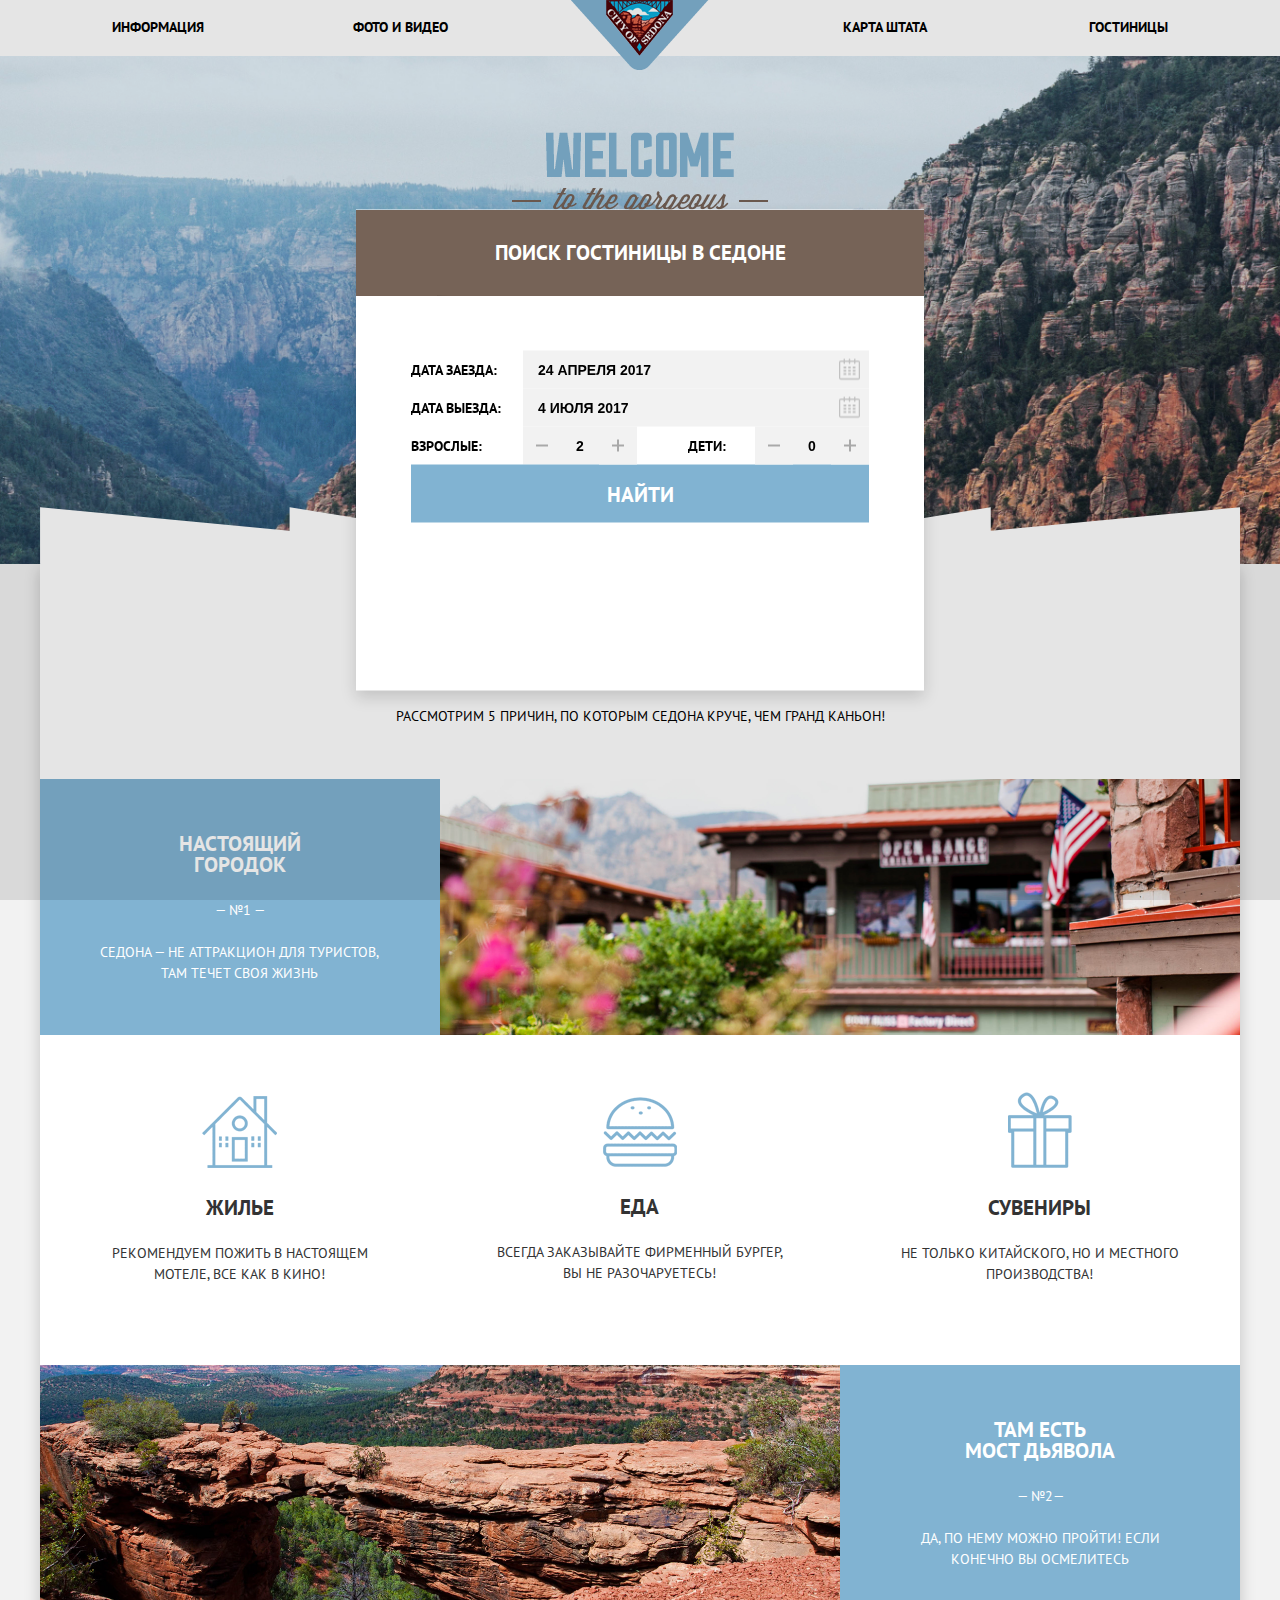
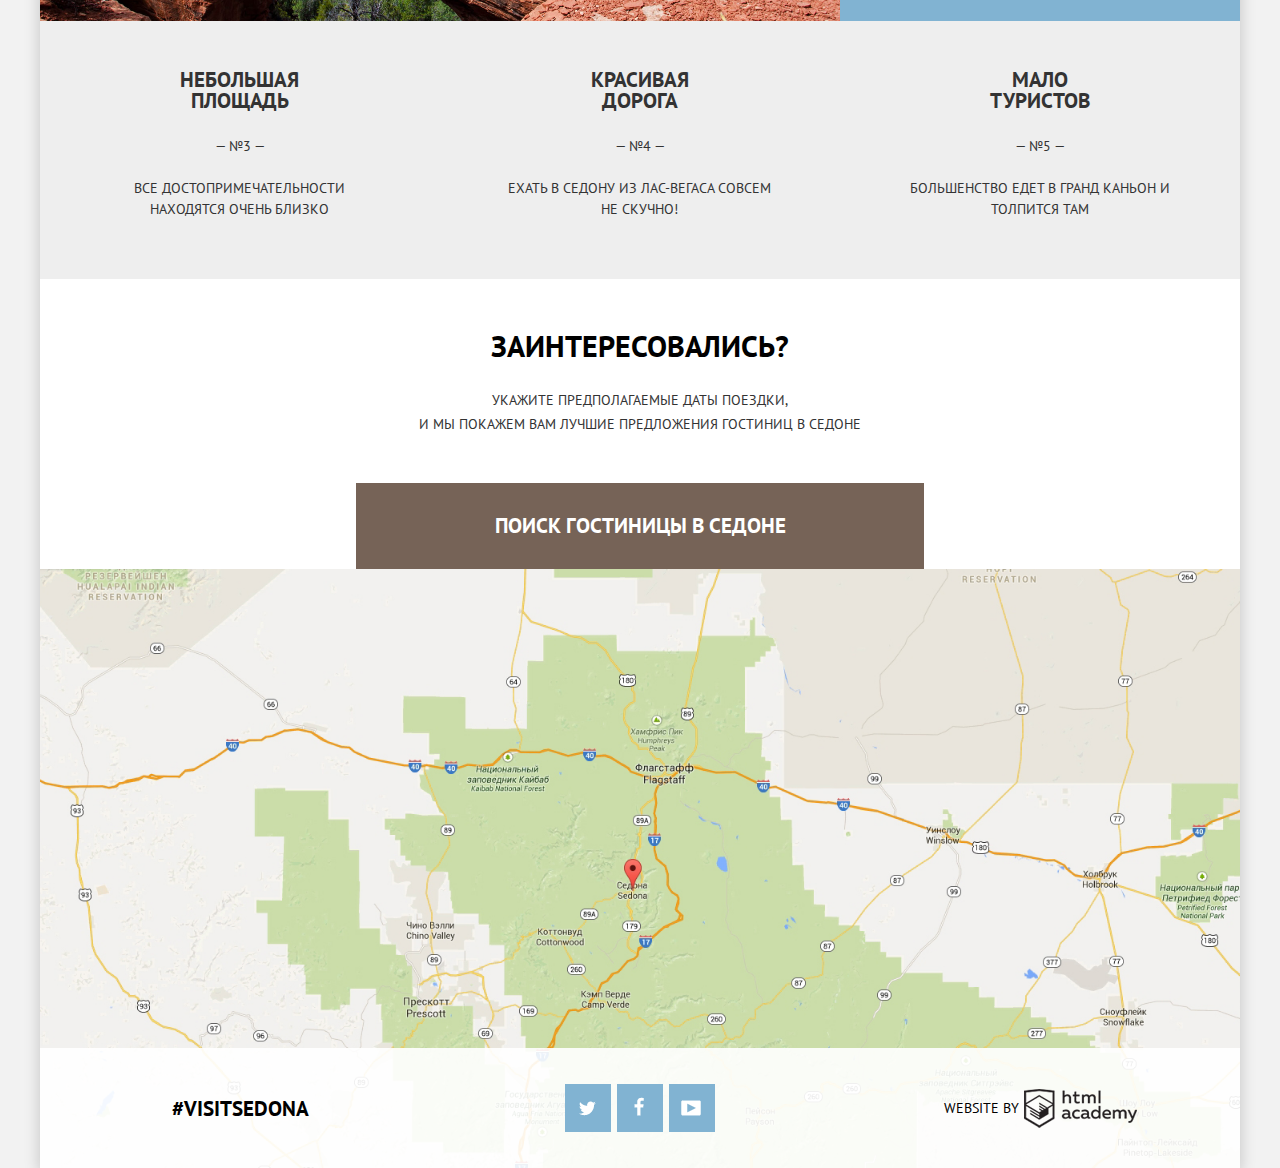
<file: index.html>
<!DOCTYPE html>
<html lang="ru">
  <head>
    <meta charset="utf-8">
    <title>Sedona | Главная</title>
    <link rel="stylesheet" href="https://fonts.googleapis.com/css?family=PT+Sans:400,400i,700,700i">
    <link rel="stylesheet" href="css/normalize.css">
    <link rel="stylesheet" href="css/style.min.css">
  </head>
  
  <body>
    <header class="main-header">
      <div class="sedona-logo">
        <img src="img/sedona-logo.png" width="138" height="70" alt="sedona-лого">
      </div>
      <nav class="main-navigation">
        <ul class="site-navigation">
          <li class="nav-item">
            <a class="nav-link" href="#information">Информация</a>
          </li>
          <li class="nav-item">
            <a class="nav-link" href="#">Фото и видео</a>
          </li>
          <li class="nav-item">
            <a class="nav-link" href="#map">Карта штата</a>
          </li>
          <li class="nav-item">
            <a class="nav-link" href="catalog.html">Гостиницы</a>
          </li>
        </ul>
      </nav>      
    </header>
    
    
    
    <main>
      <div class="welcome">
        <div class="wrapper-img">        
          <img src="img/welcome.png" width="458" height="352" alt="Добро пожаловать">
        </div>
      </div>
      
      <div class="container">
        <section class="features" id="information">
          <h1 class="title">Седона &mdash; небольшой городок в Аризоне,  заслуживающий большего!</h1>
          <p class="header-list">
            Рассмотрим 5 причин, по которым Седона круче, чем гранд каньон!
          </p>
          <ul class="features-list">
            <li class="feature-item">
              <div class="feature-wrapper">
                <h2 class="feature-title">Настоящий городок</h2>
                <span class="number">&mdash; №1 &mdash;</span>
                <p class="feature-text">
                  Седона &mdash; не аттракцион для туристов, там течет своя жизнь
                </p>
              </div>            
              <div class="background-feature-item-1"></div>
              <ul class="sub-features-list">
                <li class="sub-feature-item">
                  <img class="accommodation" src="img/accommodation.png" width="75" height="72" alt="Жилье">
                  <h3 class="feature-title">Жилье</h3>
                  <p class="feature-text">Рекомендуем пожить в настоящем мотеле, все как в кино!</p>
                </li>
                <li class="sub-feature-item">
                  <img class="food" src="img/food.png" width="74" height="70" alt="Еда">
                  <h3 class="feature-title">Еда</h3>
                  <p class="feature-text">Всегда заказывайте фирменный бургер, вы не разочаруетесь!</p>
                </li>
                <li class="sub-feature-item">
                  <img class="souvenirs" src="img/souvenirs.png" width="64" height="76" alt="Сувениры">
                  <h3 class="feature-title">Сувениры</h3>
                  <p class="feature-text">Не только китайского, но и местного производства!</p>
                </li>
              </ul>
            </li>
            <li class="feature-item">
              <div class="feature-wrapper">
                <h2 class="feature-title">
                  Там есть<br>
                  мост дьявола
                </h2>
                <span class="number">&mdash; №2&mdash;</span>
                <p class="feature-text">
                  Да, по нему можно пройти! Если конечно вы осмелитесь
                </p>
              </div>
            </li>
            <li class="feature-item feature-item-3">
              <h2 class="feature-title">Небольшая площадь</h2>
              <span class="number">&mdash; №3 &mdash;</span>
              <p class="feature-text">Все достопримеча&shy;тельности находятся&nbsp;очень близко</p>
            </li>
            <li class="feature-item feature-item-4">
              <h2 class="feature-title">Красивая дорога</h2>
              <span class="number">&mdash; №4 &mdash;</span>
              <p class="feature-text">Ехать в Седону из Лас-Вегаса совсем не&nbsp;скучно!</p>
            </li>
            <li class="feature-item feature-item-5">
              <h2 class="feature-title">
                Мало<br>
                туристов
              </h2>
              <span class="number">&mdash; №5 &mdash;</span>
              <p class="feature-text">Большенство едет в Гранд Каньон и толпится там</p>
            </li>
          </ul>
        </section>
        
        <section class="order">
          <h2 class="order-title">Заинтересовались?</h2>
          <p class="order-text">
            Укажите предполагаемые даты поездки,<br>
            и мы покажем вам лучшие предложения гостиниц в Cедоне
          </p>
          <button class="order-btn" type="button">Поиск гостиницы в седоне</button>
        </section>
        <div class="map" id="map">
          <iframe src="https://www.google.com/maps/embed?pb=!1m23!1m12!1m3!1d52375.35276418043!2d-111.79600901783121!3d34.869804901144605!2m3!1f0!2f0!3f0!3m2!1i1024!2i768!4f13.1!4m8!3e0!4m0!4m5!1s0x872da132f942b00d%3A0x5548c523fa6c8efd!2z0KHQtdC00L7QvdCwLCDQkNGA0LjQt9C-0L3QsA!3m2!1d34.8697395!2d-111.7609896!5e0!3m2!1sru!2sru!4v1489079289571" width="100%" height="593" frameborder="0" style="border:0" allowfullscreen></iframe>
        </div>
      </div>
    </main>    
    
    
    
    <footer class="main-footer">
      <p class="footer-hashtag">#visitsedona</p>
      <p class="footer-social">
        <a class="social-btn social-btn-tw" href="#"></a>
        <a class="social-btn social-btn-fb" href="#"></a>
        <a class="social-btn social-btn-yt" href="#"></a>
      </p>
      <section class="footer-copyright">
        <p>Website by</p>
        <a class="htmlacademy-logo"></a>
      </section>
    </footer>
    
    <div class="overlay"></div>
    
    <form class="modal-search-form modal-search-form-open" action="index.html">
      <button class="order-btn" type="button">Поиск гостиницы в седоне</button>
      <p class="wrapper-date wrapper-date-open">
        <label for="arrival-date-field">Дата заезда:</label>
        <input type="text" name="arrival-date" id="arrival-date-field" value="24 апреля 2017">
        <button class="btn-calendar" type="button"></button>
      </p>
      <p class="wrapper-date wrapper-date-open">
        <label for="departure-date-field">Дата выезда:</label>
        <input type="text" name="departure-date" id="departure-date-field" value="4 июля 2017">
        <button class="btn-calendar" type="button"></button>
      </p>
      <p class="wrapper-number-adults open-block">
        <label for="number-adults-field">Взрослые:</label>
        <button class="decrement-icon" type="button"></button>
        <input type="text" name="number-adults" id="number-adults-field" value="2">
        <button class="increment-icon" type="button"></button>
      </p>
      <p class="wrapper-number-children open-block">
        <label for="number-children-field">Дети:</label>
        <button class="decrement-icon" type="button"></button>
        <input type="text" name="number-children" id="number-children-field" value="0">
        <button class="increment-icon" type="button"></button>
      </p>
      <button class="btn-search btn-search-open" type="submit">Найти</button>
    </form>
    <script src="js/scripts.min.js"></script>
  </body>
</html>
</file>
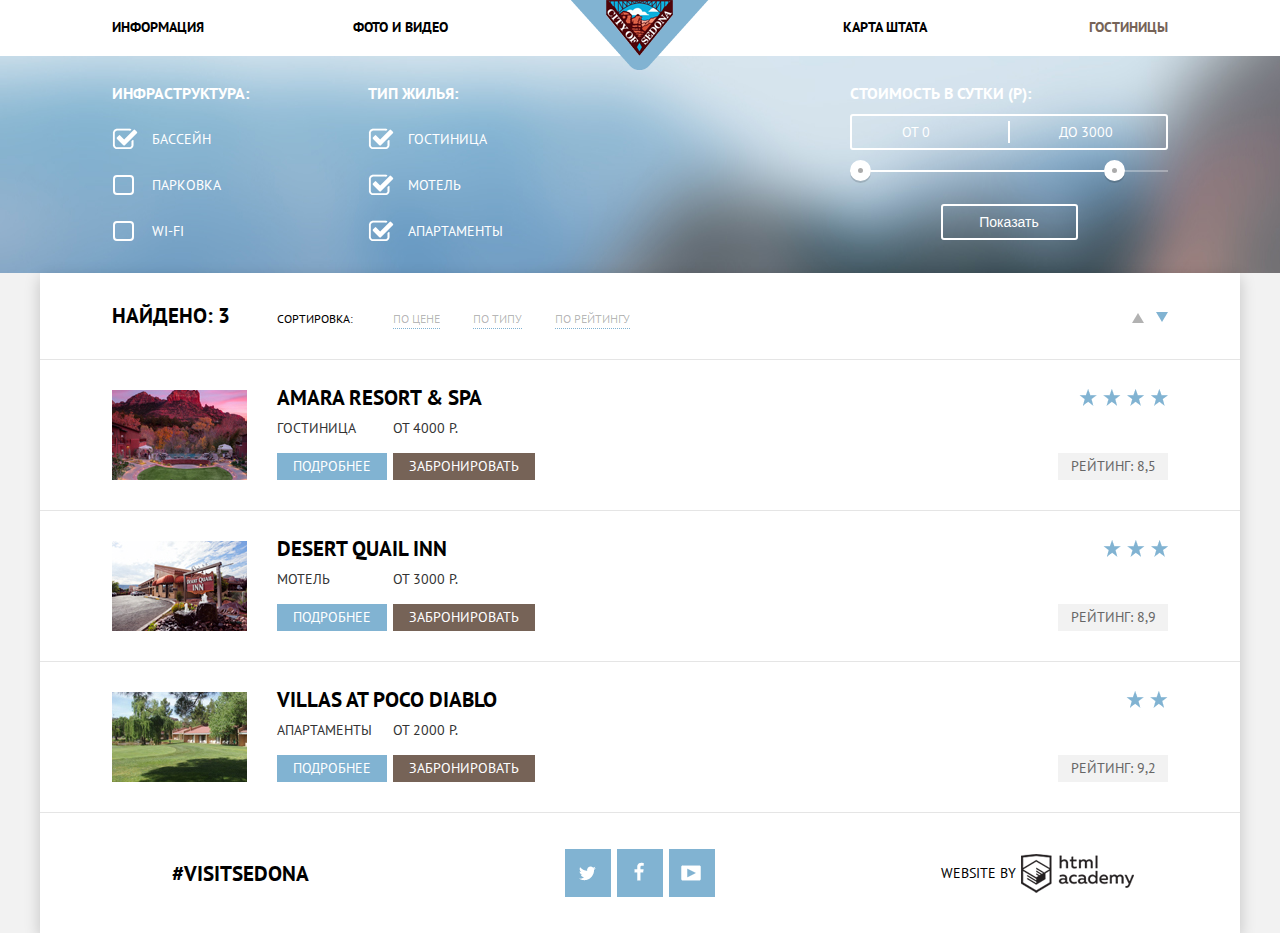
<file: catalog.html>
<!DOCTYPE html>
<html lang="ru">
  <head>
    <meta charset="utf-8">
    <title>Sedona | Главная</title>
    <link rel="stylesheet" href="https://fonts.googleapis.com/css?family=PT+Sans:400,400i,700,700i">
    <link rel="stylesheet" href="css/normalize.css">
    <link rel="stylesheet" href="css/style.min.css">
  </head>
  
  <body>
    <header class="main-header">
      <a class="sedona-logo" href="index.html">
        <img src="img/sedona-logo.png" width="138" height="70" alt="sedona-лого">
      </a>
      <nav class="main-navigation">
        <ul class="site-navigation">
          <li class="nav-item">
            <a class="nav-link" href="index.html#information">Информация</a>
          </li>
          <li class="nav-item">
            <a class="nav-link" href="#">Фото и видео</a>
          </li>
          <li class="nav-item">
            <a class="nav-link" href="index.html#map">Карта штата</a>
          </li>
          <li class="nav-item">
            <a class="nav-link active">Гостиницы</a>
          </li>
        </ul>
      </nav>      
    </header>
    
    
    
    <main>      
      <div class="form-wrapper">
        <form class="filter-form" action="catalog.html">
          <fieldset class="filter-group">
            <legend class="filter-name">Инфраструктура:</legend>
            <p>
              <input type="checkbox" name="pool" id="pool-field" checked>
              <label for="pool-field">Бассейн</label>
            </p>
            <p>
              <input type="checkbox" name="parking" id="parking-field">
              <label for="parking-field">Парковка</label>
            </p>
            <p>
              <input type="checkbox" name="wi-fi" id="wi-fi-field">
              <label for="wi-fi-field">Wi-fi</label>
            </p>
          </fieldset>
          <fieldset class="filter-group">
            <legend class="filter-name">Тип жилья:</legend>
            <p>
              <input type="checkbox" name="hotel" id="hotel-field" checked>
              <label for="hotel-field">Гостиница</label>
            </p>
            <p>
              <input type="checkbox" name="motel" id="motel-field" checked>
              <label for="motel-field">Мотель</label>
            </p>
            <p>
              <input type="checkbox" name="apartments" id="apartments-field" checked>
              <label for="apartments-field">Апартаменты</label>
            </p>
          </fieldset>
          <fieldset class="filter-price">
            <legend class="filter-name">Стоимость в сутки (p):</legend>
            <div class="price-controls">
              <label class="min-price">от<input type="text" name="min-price" value="0"></label>
              <label class="max-price">до<input type="text" name="max-price" value="3000"></label>
            </div>
            <div class="price-range-controls">
              <div class="price-range-controls-scale">
                <div class="price-range-controls-diapason"></div>
              </div>
              <div class="price-range-toggle price-range-toggle-low"></div>
              <div class="price-range-toggle price-range-toggle-high"></div>
            </div>
          <button class="filter-btn" type="submit">Показать</button>
          </fieldset>
        </form>
      </div>
      <div class="container">
        <section class="sorting">
          <div class="sorting-block-left">
            <span class="found">Найдено: 3</span>
            <span class="sorting-text">Сортировка:</span>
            <a class="sort-link" href="#">По цене</a>
            <a class="sort-link" href="#">По типу</a>
            <a class="sort-link" href="#">По рейтингу</a>            
          </div>
          <div class="sorting-block-right">
            <a class="sort-increase" href="#">По возрастанию</a>
            <a class="sort-decrease active">По убыванию</a>
          </div>
        </section>
        
        <section class="catalog">
          <article class="catalog-item">
            <img src="img/catalog-item-1.jpg" width="135" height="90" alt="Amara Resort and Spa">
            <div class="item-info">
              <a class="subtitle">Amara Resort &#38; Spa</a>
              <p class="item-type">
                <span>Гостиница</span>
                <span>От 4000 р.</span>
              </p>
              <div class="items-btn">
                <a class="more" href="#">Подробнее</a>
                <a class="book-room" href="#">Забронировать</a>
              </div>
            </div>
            <div class="item-rating star-4">
              <div class="rating">Рейтинг: 8,5</div>
            </div>
          </article>
          
          <article class="catalog-item">
            <img src="img/catalog-item-2.jpg" width="135" height="90" alt="Desert Quail Inn">
            <div class="item-info">
              <a class="subtitle">Desert Quail Inn</a>
              <p class="item-type">
                <span>Мотель</span>
                <span>От 3000 р.</span>
              </p>
              <div class="items-btn">
                <a class="more" href="#">Подробнее</a>
                <a class="book-room" href="#">Забронировать</a>
              </div>
            </div>
            <div class="item-rating star-3">
              <div class="rating">Рейтинг: 8,9</div>
            </div>
          </article>
          
          <article class="catalog-item">
            <img src="img/catalog-item-3.jpg" width="135" height="90" alt="Villas at Poco Diablo">
            <div class="item-info">
              <a class="subtitle">Villas at Poco Diablo</a>
              <p class="item-type">
                <span>Апартаменты</span>
                <span>От 2000 р.</span>
              </p>
              <div class="items-btn">
                <a class="more" href="#">Подробнее</a>
                <a class="book-room" href="#">Забронировать</a>
              </div>
            </div>
            <div class="item-rating star-2">
              <div class="rating">Рейтинг: 9,2</div>
            </div>
          </article>
        </section>
      </div>
    </main>    
    
    
    
    <footer class="main-footer">
      <p class="footer-hashtag">#visitsedona</p>
      <p class="footer-social">
        <a class="social-btn social-btn-tw" href="#"></a>
        <a class="social-btn social-btn-fb" href="#"></a>
        <a class="social-btn social-btn-yt" href="#"></a>
      </p>
      <section class="footer-copyright">
        <p>Website by<p>
        <a class="htmlacademy-logo"></a>
      </section>
    </footer>    
  </body>
</html>
</file>
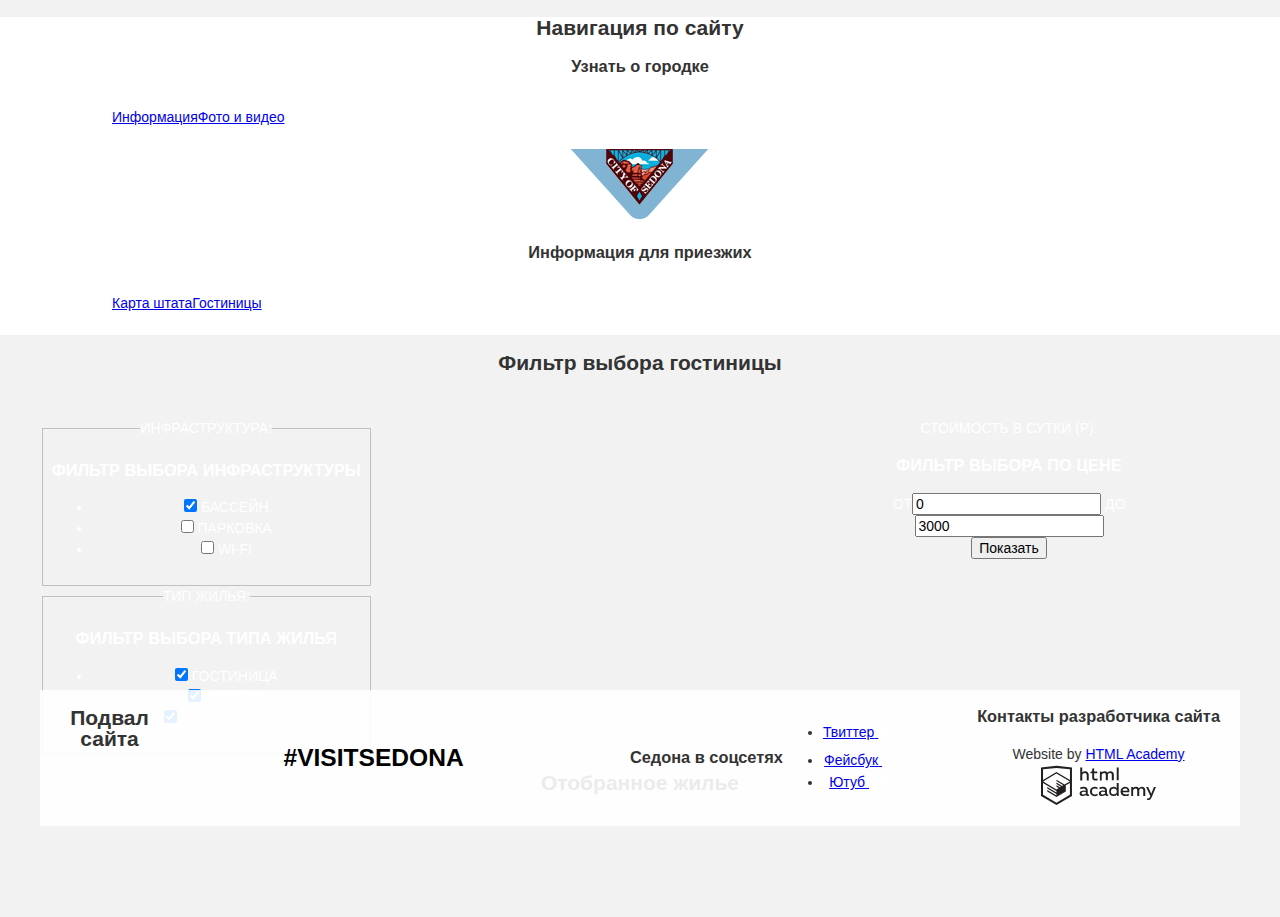
<file: hotels.html>
<!DOCTYPE html>
<html lang="ru">
<head>
  <link rel="stylesheet" type="text/css" href="css/style.css"/>
  <meta charset="utf-8">
  <title>Седона| Гостиницы</title>
  <link href="css/normalize.css" rel="stylesheet">
  <link href="css/style.css" rel="stylesheet">
</head>
<body>
<div class="shadow-box hotels">
  <header class="main-header hotels">
    <nav class="main-navigation">
      <h2 class="visually-hidden">Навигация по сайту</h2>
      <h3 class="visually-hidden">Узнать о городке</h3>
      <ul class="site-navigation left">
        <li class="site-nav-item">
          <a class="site-nav-link" href="#">
            Информация
          </a>
        </li>
        <li class="site-nav-item">
          <a class="site-nav-link" href="#">
            Фото и видео
          </a>
        </li>
      </ul>
      <a class="header-logo">
        <img src="img/Logo.png" width="138" height="70" alt="Logo">
      </a>
      <h3 class="visually-hidden">Информация для приезжих</h3>
      <ul class="site-navigation right">
        <li class="site-nav-item">
          <a class="site-nav-link" href="#">
            Карта штата
          </a>
        </li>
        <li class="site-nav-item">
          <a class="site-nav-link" href="#">
            Гостиницы
          </a>
        </li>
      </ul>
    </nav>
  </header>
  <main class="hotels-container">
    <section class="hotels-filter">
      <h2 class="visually-hidden">Фильтр выбора гостиницы</h2>
      <form class="filter-form" method="get" action="https://echo.htmlacademy.ru">
        <div class="filter-feature">
          <fieldset class="filter-infrastructure">
            <h3 class="visually-hidden">Фильтр выбора инфраструктуры</h3>
            <legend class="infrastructure-title">Инфраструктура:</legend>
            <ul class="infrastructure-list">
              <li class="infrastructure-item">
                <input class="visually-hidden filter-input" type="checkbox" name="pool" id="pool" checked>
                <label class="infra-item" for="pool">Бассейн</label>
              </li>
              <li class="infrastructure-item">
                <input class="visually-hidden filter-input" type="checkbox" name="pool" id="parking">
                <label class="infra-item" for="parking">Парковка</label>
              </li>
              <li class="infrastructure-item">
                <input class="visually-hidden filter-input" type="checkbox" name="wifi" id="wifi">
                <label class="infra-item" for="wifi">Wi-Fi</label>
              </li>
            </ul>
          </fieldset>
          <fieldset class="filter-housing">
            <h3 class="visually-hidden">Фильтр выбора типа жилья</h3>
            <legend class="housing-title">Тип жилья:</legend>
            <ul class="housing-list">
              <li class="housing-item">
                <input class="visually-hidden filter-input" type="checkbox" name="hotel" id="hotel" checked>
                <label class="infra-item" for="hotel">Гостиница</label>
              </li>
              <li class="housing-item">
                <input class="visually-hidden filter-input" type="checkbox" name="motel" id="motel" checked>
                <label class="infra-item" for="motel">Мотель</label>
              </li>
              <li class="housing-item">
                <input class="visually-hidden filter-input" type="checkbox" name="aparts" id="aparts" checked>
                <label class="infra-item" for="aparts">Апартаменты</label>
              </li>
            </ul>
          </fieldset>
        </div>
        <fieldset class="filter-price">
          <h3 class="visually-hidden">Фильтр выбора по цене</h3>
          <legend class="price-title">Стоимость в сутки (р):</legend>
          <div class="price-range">
            <label class="price-from" for="from-price">от<input class="min-price" type="text" name="min-price" id="from-price" value="0"></label>
            <label class="price-to" for="to-price">до<input class="min-price" type="text" name="min-price" id="to-price" value="3000"></label>
          </div>
          <div class="filter-range">
            <div class="range-controls">
              <div class="scale">
                <div class="bar"></div>
              </div>
              <div class="range-toggle range-toggle-min"></div>
              <div class="range-toggle range-toggle-max"></div>
            </div>
            <button class="btn-transparent" type="submit">Показать</button>
          </div>
        </fieldset>
      </form>
    </section>
    <section class="hotels-sort">
      <h2 class="visually-hidden">Отобранное жилье</h2>
      <header class="sort-header"></header>
      <section class="suiteble-hotel">

      </section>
    </section>
  </main>
  <footer class="main-footer">
    <h2 class="visually-hidden">Подвал сайта</h2>
    <section class="footer-hashtag">
      <h3 class="hashtag-title">
        #VisitSedona
      </h3>
    </section>
    <section class="footer-social">
      <h3 class="visually-hidden">Седона в соцсетях</h3>
      <ul class="footer-social-list">
        <li>
          <a class="social-button twitter" href="#">
            <span class="visually-hidden">Твиттер</span>
            <svg xmlns="http://www.w3.org/2000/svg" xmlns:xlink="http://www.w3.org/1999/xlink" width="17" height="15" viewBox="0 0 17 15">
              <path fill="#FFF" d="M10.95.144c1.685-.496 2.984.27 3.577 1.179.673-.231 1.331-.481 2.011-.708a2.345 2.345 0 0 1-.857 1.768c.685.17 1.304-.491 1.304-.491-.169 1-1.006 1.788-1.563 2.024-.231 6.75-3.175 11.217-10.077 11.082h-.446c-.41 0-4.164-.46-4.898-1.887 2.271.196 3.893-.422 4.693-1.177-.96-.3-2.679-.477-2.979-2.95.349.106.564.228 1.19.119C1.705 8.247.374 7.53.448 5.33c.285.328 1.067.536 1.34.472C1.085 5.561-.182 2.442.894.85c1.818 1.854 3.735 3.606 7.152 3.773C8.254 2.33 9.183.793 10.95.144z"/>
            </svg>
          </a>
        </li>
        <li>
          <a class="social-button facebook" href="#">
            <span class="visually-hidden">Фейсбук</span>
            <svg xmlns="http://www.w3.org/2000/svg" width="12" height="22" viewBox="0 0 12 22">
              <path fill="#FFF" d="M12 4V0H8a4 4 0 0 0-4 4v4H0v4h4v10h4V12h4V8H8V4h4z"/>
            </svg>
          </a>
        </li>
        <li>
          <a class="social-button youtube" href="#"><span class="visually-hidden">Ютуб</span>
            <svg xmlns="http://www.w3.org/2000/svg" xmlns:xlink="http://www.w3.org/1999/xlink" width="20" height="16" viewBox="0 0 20 16">
              <path fill="#FFF" d="M17 0H3C1.35 0 0 1.35 0 3v10c0 1.65 1.35 3 3 3h14c1.65 0 3-1.35 3-3V3c0-1.65-1.35-3-3-3zM6.027 11.998V4.002L15.014 8l-8.987 3.998z"/>
            </svg>
          </a>
        </li>
      </ul>
    </section>
    <section class="footer-developer">
      <h3 class="visually-hidden">Контакты разработчика сайта</h3>
      <p class="developer-contacts">Website by
        <a class="developer-link" href="https://htmlacademy.ru/intensive/htmlcss"><span class="visually-hidden">HTML Academy</span>
          <svg id="Layer_1" data-name="Layer 1" xmlns="http://www.w3.org/2000/svg" width="115" height="41" viewBox="0 0 108.08 36.85"><title>logo-htmlacademy-small1</title>
            <path d="M44.61,26.88a2,2,0,0,0,.55-0.1v1.33a3.25,3.25,0,0,1-1.18.21,1.67,1.67,0,0,1-1.67-1,4.84,4.84,0,0,1-3.14,1.08c-1.51,0-2.91-.83-2.91-2.55,0-2.13,2-2.79,3.71-2.79a11.08,11.08,0,0,1,2.17.25v-0.3c0-1-.76-1.77-2.19-1.77a7.42,7.42,0,0,0-3,.64v-1.7a10.21,10.21,0,0,1,3.19-.55c2.36,0,3.81,1.12,3.81,3.65v3a0.54,0.54,0,0,0,.49.59h0.17Zm-6.44-1.13A1.35,1.35,0,0,0,39.63,27h0.11a3.39,3.39,0,0,0,2.41-1V24.58a9.72,9.72,0,0,0-1.81-.21c-1,0-2.16.33-2.16,1.38h0Zm12.36-6.11a5,5,0,0,1,2.57.64V22a4.08,4.08,0,0,0-2.3-.7,2.75,2.75,0,1,0,0,5.49,5,5,0,0,0,2.43-.64v1.71a6.27,6.27,0,0,1-2.76.57A4.21,4.21,0,0,1,46,24.51q0-.21,0-0.41a4.32,4.32,0,0,1,4.18-4.46h0.38Zm12.17,7.24a2,2,0,0,0,.55-0.1v1.33a3.25,3.25,0,0,1-1.18.21,1.67,1.67,0,0,1-1.67-1,4.84,4.84,0,0,1-3.14,1.08c-1.51,0-2.91-.83-2.91-2.55,0-2.13,2-2.79,3.71-2.79a11.08,11.08,0,0,1,2.17.25v-0.3c0-1-.76-1.77-2.19-1.77a7.42,7.42,0,0,0-3,.64v-1.7a10.21,10.21,0,0,1,3.19-.55c2.36,0,3.81,1.12,3.81,3.65v3a0.54,0.54,0,0,0,.49.59h0.17Zm-6.44-1.13A1.35,1.35,0,0,0,57.73,27h0.11a3.39,3.39,0,0,0,2.41-1V24.58a9.72,9.72,0,0,0-1.81-.21c-1.06,0-2.16.33-2.16,1.38h0ZM73,16V28.2H71.35V26.88a3.88,3.88,0,0,1-3.19,1.54,4.4,4.4,0,0,1,0-8.78,3.81,3.81,0,0,1,3,1.3V16H73Zm-4.53,5.22a2.76,2.76,0,1,0,0,5.52A2.86,2.86,0,0,0,71.15,25V23A2.91,2.91,0,0,0,68.49,21.27ZM79,19.64c3.31,0,4.46,2.68,3.92,5.09H76.7c0.21,1.5,1.67,2.11,3.19,2.11a6.11,6.11,0,0,0,2.64-.59v1.6a7.14,7.14,0,0,1-3,.57C77,28.42,74.78,27,74.78,24a4.18,4.18,0,0,1,4-4.39H79Zm0.09,1.54a2.28,2.28,0,0,0-2.44,2.1v0.06H81.3A2,2,0,0,0,79.13,21.18Zm5.73,7V19.87h1.65v1a3.81,3.81,0,0,1,2.78-1.27A2.86,2.86,0,0,1,91.89,21a4.12,4.12,0,0,1,2.91-1.33A3.06,3.06,0,0,1,98,23V28.2h-1.9V23.05a1.59,1.59,0,0,0-1.42-1.75H94.42a2.8,2.8,0,0,0-2.07,1.12V28.2h-1.9V23.05A1.59,1.59,0,0,0,89,21.31H88.8a3,3,0,0,0-2.21,1.29v5.63H84.86Zm21.31-8.33h1.9l-3.91,9.46c-0.9,2.17-2.09,2.86-3.35,2.86a4.76,4.76,0,0,1-1.1-.14V30.46a2.86,2.86,0,0,0,.85.12c0.9,0,1.58-.64,2.07-1.9l0.17-.42-4-8.4h2l2.86,6.29ZM38.73,1.46V6.22a3.81,3.81,0,0,1,2.7-1.14,3.25,3.25,0,0,1,3.44,3.4v5.15H43V8.72a1.81,1.81,0,0,0-1.61-2h-0.3a2.93,2.93,0,0,0-2.32,1.39v5.52h-1.9V1.46h1.9ZM49.94,2.31v3h3V6.91h-3v3.81c0,1.1.5,1.46,1.58,1.46a4.49,4.49,0,0,0,1.69-.33v1.6A6.8,6.8,0,0,1,51,13.8a2.55,2.55,0,0,1-2.86-2.74V6.89H46.58V5.26h1.5V2.74Zm5.4,11.31V5.28H57v1A3.81,3.81,0,0,1,59.77,5a2.86,2.86,0,0,1,2.6,1.33A4.12,4.12,0,0,1,65.28,5,3.06,3.06,0,0,1,68.44,8.4v5.21h-1.9V8.46a1.59,1.59,0,0,0-1.42-1.75H64.89a2.8,2.8,0,0,0-2.07,1.12v5.78h-1.9V8.46A1.59,1.59,0,0,0,59.5,6.71H59.27A3,3,0,0,0,57.06,8v5.63H55.34ZM71.17,1.45H73V13.6H71.17V1.45ZM14.71,0H14.55L0,1.54V28.21l14.55,8.66,14.55-8.66V1.54Zm12.5,27.1L14.55,34.64,1.9,27.12V16.18l12.59,7.5V25L5.86,19.9v1.31l8.68,5.21v1.39L5.87,22.65V24l8.68,5.21,8.75-5.24V18.31L27.2,16V27.12Zm0-12.53-3.48,2-1.6,1L14.51,13v1.31L21,18.23H21l-0.14.09-1,.54-5.37-3.2V17l4.24,2.52-1,.67-3.2-1.9v1.31l2.1,1.24L14.5,22.1,2,14.65,14.51,7.11Zm0-1.32L14.49,5.76,1.91,13.25v-10L14.56,1.92,27.21,3.25v10h0Z" transform="translate(0 -0.02)" fill="#231f20"/>
          </svg>
        </a>
      </p>
    </section>
  </footer>
</div>
</body>
</html>
</file>
<file: css/style.css>
html,
body {
  margin: 0;
  padding: 0;

  height: 100%;
}

body {
  font-weight: 400;
  font-size: 14px;
  line-height: 21px;
  font-family: 'PT Sans', 'Arial', sans-serif;
  text-align: center;
  color: #333333;

  background-color: #f2f2f2;
}

/*Шапка сайта*/

.main-header {
  position: relative;

  width: 100%;
  min-width: 768px;

  background-color: #ffffff;
}

.sedona-logo {
  position: absolute;
  left: 50%;
  z-index: 50;

  display: block;
  width: 138px;
  height: 70px;

  -webkit-transform: translateX(-50%);
          transform: translateX(-50%);
}

.main-navigation {
  box-sizing: border-box;
  min-width: 768px;
  max-width: 1200px;
  margin-right: auto;
  margin-left: auto;
}

.site-navigation {
  display: -webkit-box;
  display: -ms-flexbox;
  display: flex;
  box-sizing: border-box;
  width: 100%;
  min-height: 56px;
  margin: 0;
  padding: 14px 6% 0;

  list-style: none;
}

.nav-item {
  width: 22.8%;
}

.nav-item:nth-of-type(4n+1),
.nav-item:nth-of-type(4n+2) {
  text-align: left;
}

.nav-item:nth-of-type(4n+3),
.nav-item:nth-of-type(4n+4) {
  text-align: right
}

.nav-item:nth-of-type(4n+3) {
  margin-left: auto;
}

.nav-link {
  font-weight: 700;
  font-size: 14px;
  line-height: 26px;
  color: #000000;
  text-transform: uppercase;
  text-decoration: none;

  -webkit-transition-duration: .2s;
          transition-duration: .2s;
}

.nav-link:hover {
  color: #81b3d2;
}

.nav-link:active {
  color: rgba(0, 0, 0, .3);
}

.nav-link:hover.active,
.nav-link:active.active,
.nav-link.active {
  color: #766357;
}

/*Конец шапки сайта*/

/*Основное содержимое*/

.welcome {
  width: 100%;
  min-width: 768px;
  min-height: 508px;

  background: url(../img/background-main-1.jpg) no-repeat center 30%;
  background-color: #879198;
  background-size: cover;
}

.wrapper-img {
  position: relative;
  z-index: 5;

  box-sizing: border-box;
  min-width: 768px;
  max-width: 1200px;
  min-height: 508px;
  margin: 0 auto;
  padding-top: 76px;

  background: url(../img/background-main-2.png) no-repeat center bottom;
  background-size: contain;
}

.container {
  min-width: 768px;
  max-width: 1200px;
  margin: 0 auto;

  background-color: #ffffff;
  box-shadow: 0 5px 15px rgba(0, 0, 0, .2);
}

.features {
  min-width: 768px;
  max-width: 1200px;
  min-height: 1192px;
  margin: 0 auto;
}

.title {
  width: 500px;
  margin: 0 auto;
  padding-top: 60px;

  font-weight: 700;
  font-size: 21px;
  line-height: 26px;
  color: #000000;
  text-transform: uppercase;
}

.header-list {
  min-width: 768px;
  max-width: 1200px;
  margin: 27px 0 50px;
  padding: 0;

  line-height: 26px;
  color: #000000;
  text-transform: uppercase;
}

.features-list {
  display: -webkit-box;
  display: -ms-flexbox;
  display: flex;
  -ms-flex-wrap: wrap;
      flex-wrap: wrap;
  min-width: 768px;
  max-width: 1200px;
  margin: 0;
  padding: 0;

  list-style: none;
}

.feature-item {
  width: 33.33%;
  min-width: 256px;
  min-height: 210px;

  text-transform: uppercase;

  background-color: #eeeeee;
}

.feature-item:first-of-type {
  display: -webkit-box;
  display: -ms-flexbox;
  display: flex;
  -ms-flex-wrap: wrap;
      flex-wrap: wrap;
  width: 100%;
}

.feature-item:nth-of-type(n+3) {
  padding-top: 48px
}

.background-feature-item-1 {
  width: 66.66%;
  min-height: 256px;

  background: url(../img/features-item-1.jpg) no-repeat center;
  background-size: cover;
}

.feature-wrapper {
  box-sizing: border-box;
  width: 33.33%;
  min-height: 256px;
  padding-top: 54px;

  color: #ffffff;

  background-color: #81b3d2;
}

.feature-title,
.feature-text {
  margin: 0 12%;
}

.feature-title {
  width: 170px;
  margin: 0 auto 25px;

  font-weight: 700;
  font-size: 21px;
  line-height: 21px;
}

.number {
  position: relative;
  z-index: 10;

  width: 45px;
  margin: auto;
  margin-top: 24px;
}

.feature-text {
  margin-top: 21px
}

.sub-features-list {
  display: -webkit-box;
  display: -ms-flexbox;
  display: flex;
  width: 100%;
  min-width: 768px;
  margin: 0;
  padding: 0;

  list-style: none;
}

.sub-feature-item {
  position: relative;

  box-sizing: border-box;
  width: 33.33%;
  min-width: 256px;
  min-height: 330px;

  background-color: #ffffff;
}

.sub-feature-item img {
  margin-bottom: 23px;
}

.accommodation {
  margin-top: 61px;
}

.food {
  margin-top: 62px;
}

.souvenirs {
  margin-top: 57px;
}

.feature-item:nth-of-type(2) {
  width: 100%;
}

.feature-item:nth-of-type(2) {
  background: url(../img/features-item-2.jpg) no-repeat left center;
  background-size: 67%;
}

.feature-item:nth-of-type(2) .feature-wrapper{
  margin-left: auto;
}

.order {
  display: block;
  min-width: 768px;
  max-width: 1200px;
  margin: 0 auto;
  padding-top: 52px;
}

.order-title {
  width: 700px;
  margin: 0 auto 27px;

  font-weight: 700;
  font-size: 30px;
  line-height: 30px;
  color: #000000;
  text-transform: uppercase;
}

.order-text {
  width: 570px;
  margin: 0 auto;

  line-height: 24px;
  text-transform: uppercase;
}

.order-btn {
  width: 568px;
  height: 86px;
  margin-top: 47px;

  font-weight: 700;
  font-size: 21px;
  line-height: 26px;
  font-family: 'PT Sans', 'Arial', sans-serif;
  color: #ffffff;
  text-transform: uppercase;

  background-color: #766357;
  border: none;
}

.map {
  min-width: 768px;
  max-width: 1200px;
  min-height: 593px;

  background: url(../img/map.jpg) no-repeat center;
  background-size: cover;
}

/*Основное содержимое catalog.html*/

.form-wrapper {
  width: 100%;
  min-width: 768px;

  background: url(../img/background-catalog.jpg) no-repeat center 30%;
}

.filter-form {
  display: -webkit-box;
  display: -ms-flexbox;
  display: flex;
  box-sizing: border-box;
  min-width: 768px;
  max-width: 1200px;
  min-height: 217px;
  margin: 0 auto;
  padding-top: 27px;

  color: #ffffff;
  text-transform: uppercase;
}

.filter-group {
  padding: 0;

  text-align: left;

  border: none;
}

.filter-group:first-of-type {
  margin-right: 117px;
  margin-left: 6%;
}

.filter-name {
  margin: 0;
  padding: 0;

  font-weight: 700;
  font-size: 16px;
  line-height: 21px;
  text-align: left;
  text-transform: uppercase;
}

.filter-group p {
  position: relative;

  margin-top: 25px;
  padding: 0;
}

.filter-group [type="checkbox"] {
  display: none;
}

.filter-group label {
  padding-left: 40px;
}

.filter-group label::after,
.filter-group label::before {
  content: "";
  position: absolute;
  top: -1px;
  left: 0;

  box-sizing: border-box;

  border-radius: 4px;

  -webkit-transition-duration: .3s;
          transition-duration: .3s;
}

.filter-group label::before {
  top: 0;
  left: 1px;

  width: 21px;
  height: 20px;

  border: 2px solid #ffffff;
}

.filter-group label::after {
  width: 26px;
  height: 21px;

  background: url(../img/sprites.png) no-repeat -50px -100px;
  opacity: 0;
}

.filter-group input:checked + label::before,
.filter-group input:disabled:checked + label::before {
  opacity: 0;
}

.filter-group input:checked + label::after {
  opacity: 1;
}

.filter-group input:disabled + label::before,
.filter-group input:disabled + label::after,
.filter-group input:disabled:checked + label::after {
  opacity: 0.4;
}

.filter-group input:checked + label::after {
  opacity: 1;
}

.filter-price {
  width: 26.5%;
  margin-right: 6%;
  margin-left: auto;
  padding: 0;

  border: none;
}

.price-controls {
  position: relative;

  display: -webkit-box;
  display: -ms-flexbox;
  display: flex;
  -webkit-box-pack: center;
      -ms-flex-pack: center;
          justify-content: center;
  box-sizing: border-box;
  width: 100%;
  height: 36px;
  margin-top: 10px;

  border: 2px solid #ffffff;
  border-radius: 3px;
}

.price-controls::after {
  content: "";
  position: absolute;
  top: 50%;
  left: 50%;

  width: 2px;
  height: 22px;

  background-color: #ffffff;
  -webkit-transform: translate(-50%, -50%);
          transform: translate(-50%, -50%);
}

.price-controls label {
  display: -webkit-box;
  display: -ms-flexbox;
  display: flex;
  -webkit-box-pack: start;
      -ms-flex-pack: start;
          justify-content: flex-start;
  -webkit-box-align: center;
      -ms-flex-align: center;
          align-items: center;
  width: 50%;
  padding-left: 16%;

  cursor: pointer;
}

.price-controls input {
  width: 50px;
  padding-left: 3px;

  font-family: 'PT Sans', 'Arial', sans-serif;
  color: #ffffff;

  background-color: transparent;
  border: none;
}

.price-range-controls {
  position: relative;

  width: 100%;
  height: 21px;
  margin: 10px auto 0;
}

.price-range-controls-scale {
  position: absolute;
  top: 10px;

  width: 100%;
  height: 2px;

  background-color: rgba(255, 255, 255, .3);
}

.price-range-controls-diapason {
  width: 85%;
  height: 2px;

  background-color: #ffffff;
}

.price-range-toggle {
  position: absolute;
  box-sizing: border-box;
  width: 21px;
  height: 21px;

  background-color: #ababab;
  border: 8px solid #ffffff;
  border-radius: 50%;
  box-shadow: 0 2px rgba(0, 0, 0, .14);
  cursor: pointer;

  -webkit-transition-duration: .3s;
          transition-duration: .3s;
}

.price-range-toggle:hover {
  background-color: #1c4f80;
}

.price-range-toggle-low {
  left: 0;
}

.price-range-toggle-high {
  left: 80%;
}

.filter-btn {
  display: block;
  width: 137px;
  min-height: 36px;
  margin: 23px auto;

  line-height: 21px;
  color: #ffffff;

  background: transparent;
  border: 2px solid #ffffff;
  border-radius: 3px;

  -webkit-transition-duration: .3s;
          transition-duration: .3s;
}

.filter-btn:hover {
  color: #000000;

  background-color: #ffffff;
}

.sorting {
  display: -webkit-box;
  display: -ms-flexbox;
  display: flex;
  min-width: 768px;
  max-width: 1200px;
  min-height: 86px;
  margin: 0 auto;

  text-transform: uppercase;

  border-bottom: 1px solid #e5e5e5;
}

.sorting-block-left {
  display: -webkit-box;
  display: -ms-flexbox;
  display: flex;
  -webkit-box-align: baseline;
      -ms-flex-align: baseline;
          align-items: baseline;
  min-width: 528px;
  max-width: 728px;
  margin-left: 6%;
  padding-top: 30px;

  font-size: 12px;
  line-height: 18px;
}

.sorting-text {
  color: #000000;
  margin-left: 47px;
  margin-right: 7px;
}

.sort-link {
  margin-left: 33px;

  color: rgba(0, 0, 0, .3);
  text-decoration: none;

  border-bottom: 1px dotted #81b3d2;

  -webkit-transition-duration: .2s;
          transition-duration: .2s;
}

.sort-link:hover {
  color: #81b3d2;

}

.sort-link:active {
  color: #000000;

  border: none;
}

.found {
  font-weight: 700;
  font-size: 21px;
  line-height: 26px;
  color: #000000;
}

.sorting-block-right {
  margin-right: 6%;
  margin-left: auto;
  padding-top: 38px;

  font-size: 0;
  line-height: 0;
}

.sort-increase,
.sort-decrease {
  position: relative;

  display: inline-block;
  margin-left: 12px;

  vertical-align: top;

  border: 10px solid rgba(0, 0, 0, .3);
  border-right: 6px solid transparent;
  border-left: 6px solid transparent;

  -webkit-transition-duration: .2s;
          transition-duration: .2s;
}

.sort-increase:hover,
.sort-decrease:hover {
  border: 10px solid #000000;
  border-right: 6px solid transparent;
  border-left: 6px solid transparent;
}

.sort-increase:active,
.sort-decrease:active,
.sort-increase.active,
.sort-decrease.active {
  border: 10px solid #81b3d2;
  border-right: 6px solid transparent;
  border-left: 6px solid transparent;
}

.sort-increase,
.sort-increase:hover,
.sort-increase:active,
.sort-increase.active {
  top: 2px;

  border-top: none;
}

.sort-decrease,
.sort-decrease:hover,
.sort-decrease:active,
.sort-decrease.active {
  bottom: -1px;

  border-bottom: none;
}

.catalog {
  box-sizing: border-box;
  min-width: 768px;
  max-width: 1200px;
  margin: 0 auto;
  padding-bottom: 120px;

  text-transform: uppercase;
}

.catalog-item {
  display: -webkit-box;
  display: -ms-flexbox;
  display: flex;
  box-sizing: border-box;
  min-width: 768px;
  max-width: 100%;
  min-height: 151px;
  padding: 25px 6% 0;

  border-bottom: 1px solid #e5e5e5;
}

.catalog-item img {
  margin-top: 5px;
}

.item-info {
  margin-left: 30px;

  text-align: left;
}

.item-type {
  margin-top: 7px;
}

.item-type span {
  display: inline-block;
  min-width: 112px;

  vertical-align: center;
}

.subtitle {
  margin: 0;

  font-weight: 700;
  font-size: 21px;
  line-height: 26px;
  color: #000000;

  -webkit-transition-duration: .2s;
          transition-duration: .2s;
}

.subtitle:hover {
  color: #81b3d2;
}

.subtitle:active {
  color: rgba(0, 0, 0, .3);
}

.items-btn {
  display: -webkit-box;
  display: -ms-flexbox;
  display: flex;
}

.more,
.book-room {
  display: block;
  box-sizing: border-box;
  min-height: 27px;
  padding-top: 3px;

  text-align: center;
  color: #ffffff;
  text-decoration: none;

  -webkit-transition-duration: .2s;
          transition-duration: .2s;
}

.more {
  min-width: 110px;
  margin-right: 6px;

  background-color: #81b3d2;
}

.more:hover {
  background-color: #669ec0;
}

.more:active {
  color: rgba(255, 255, 255, .3);

  background-color: #5496bd;
}

.book-room {
  min-width: 142px;

  background-color: #766357;
}

.book-room:hover {
  background-color: #604e43;
}

.book-room:active {
  color: rgba(255, 255, 255, .3);

  background-color: #503e33;
}

.item-rating {
  margin-left: auto;
  padding-top: 68px;

  background-repeat: no-repeat;
  background-position: right 0 top 4px;
}

.star-2 {
  background-image: url(../img/star-2.png);
}

.star-3 {
  background-image: url(../img/star-3.png)
}

.star-4 {
  background-image: url(../img/star-4.png)
}

.rating {
  box-sizing: border-box;
  min-width: 110px;
  height: 27px;
  padding-top: 3px;

  color: #666666;

  background-color: #f2f2f2;
}

/*Конец основного содержимого catalog.html*/

/*Конец основного содержимого*/

/*Подвал*/

.main-footer {
  position: relative;
  z-index: 50;

  display: -webkit-box;
  display: -ms-flexbox;
  display: flex;
  min-width: 768px;
  max-width: 1200px;
  min-height: 120px;
  margin: 0 auto;
  margin-top: -120px;

  background-color: rgba(255, 255, 255, .9);
}

.footer-hashtag,
.footer-social,
.footer-copyright {
  display: -webkit-box;
  display: -ms-flexbox;
  display: flex;
  -webkit-box-pack: center;
      -ms-flex-pack: center;
          justify-content: center;
  -webkit-box-align: center;
      -ms-flex-align: center;
          align-items: center;
  box-sizing: border-box;
  width: 400px;
  min-width: 256px;
  min-height: 120px;
  margin: 0;
}

.footer-hashtag {
  margin-left: auto;

  font-weight: 700;
  font-size: 21px;
  line-height: 21px;
  color: #000000;
  text-transform: uppercase;
}

.social-btn {
  width: 46px;
  height: 48px;
  margin: 0 3px;

  background: #81b3d2 url(../img/sprites.png) no-repeat;

  -webkit-transition-duration: .2s;
          transition-duration: .2s;
}

.social-btn:hover {
  background-color: #669ec0;
}

.social-btn:active {
  background-color: #5496bd;
}

.social-btn-tw {
  background-position: -36px 17px;
}

.social-btn-fb {
  background-position: -83px 13px;
}

.social-btn-yt {
  background-position: -138px 16px;
}

.footer-copyright {
  -webkit-box-align: center;
      -ms-flex-align: center;
          align-items: center;
  margin-right: auto;

  line-height: 14px;
  color: #000000;
  text-transform: uppercase;
}

.footer-copyright p {
  margin-right: 5px;
}

.htmlacademy-logo {
  display: block;
  width: 113px;
  height: 39px;

  background: url(../img/htmlacademy-logo.png) no-repeat;

  -webkit-transition-duration: .3s;
          transition-duration: .3s;
}

.htmlacademy-logo:hover {
  background: url(../img/htmlacademy-logo-hover.png) no-repeat;
}

.htmlacademy-logo:active {
  background: url(../img/htmlacademy-logo-active.png) no-repeat;
}

/*Конец подвала*/

/*Модальное окно поиска гостиниц*/

.overlay {
  position: fixed;
  top: 0;
  left: 0;
  z-index: 50;

  width: 100%;
  height: 100%;

  background-color: rgba(0, 0, 0, .1);

  -webkit-transition-delay: 1s;
          transition-delay: 1s;
  -webkit-transition-duration: .5s;
          transition-duration: .5s;
}

.modal-search-form {
  position: fixed;
  top: 50%;
  left: 50%;
  z-index: 100;

  display: -webkit-box;

  display: -ms-flexbox;

  display: flex;
  -ms-flex-wrap: wrap;
      flex-wrap: wrap;
  -ms-flex-line-pack: start;
      align-content: flex-start;
  box-sizing: border-box;
  width: 568px;
  height: 481px;
  padding: 141px 55px 55px;

  font-weight: 700;
  font-size: 14px;
  line-height: 14px;
  color: #000000;
  text-transform: uppercase;

  background-color: #ffffff;
  box-shadow: 0 7px 15px rgba(0, 0, 0, .15);
  -webkit-transform: translate(-50%, -50%);
          transform: translate(-50%, -50%);
}

.modal-search-form .order-btn {
  position: absolute;
  top: 0;
  left: 0;

  margin: 0;
}

.modal-search-form label {
  padding-top: 12px;
}

.modal-search-form input {
  font-weight: 700;
  font-size: 14px;
  line-height: 14px;
  color: #000000;
  text-transform: uppercase;
}

.wrapper-date {
  position: relative;

  display: -webkit-box;
  display: -ms-flexbox;
  display: flex;
  width: 100%;
  padding: 0;
  margin: 0;
}

.wrapper-date input {
  box-sizing: border-box;
  width: 346px;
  height: 38px;
  margin-left: auto;
  padding: 0 15px;

  background-color: #f2f2f2;
  border: none;

  -webkit-transition-duration: .3s;
          transition-duration: .3s;
}

.wrapper-date input:hover {
  background-color: #ebebeb;
}

.wrapper-date input:focus {
  background-color: transparent;
  box-shadow: inset 0 0 0 2px #e5e5e5;
  outline: none;
}

.btn-calendar {
  position: absolute;
  top: 0;
  right: 0;

  width: 38px;
  height: 38px;

  background: url(../img/sprites.png) no-repeat 8px 8px;
  background-color: transparent;
  border: none;
}

.btn-calendar:hover {
  background: url(../img/sprites.png) no-repeat 8px -42px;
}

.btn-calendar:active {
  background: url(../img/sprites.png) no-repeat 8px -92px;
}

.wrapper-number-adults,
.wrapper-number-children {
  display: -webkit-box;
  display: -ms-flexbox;
  display: flex;
  box-sizing: border-box;
  width: 226px;
  margin: 0;
}

.wrapper-number-children {
  margin-left: auto;
}

.wrapper-number-children {
  padding-left: 45px;
}

.wrapper-number-adults input,
.wrapper-number-children input,
.decrement-icon,
.increment-icon {
  box-sizing: border-box;
  width: 38px;
  height: 38px;

  text-align: center;

  background-color: #f2f2f2;
  border: none;
}

.decrement-icon {
  margin-left: auto;
}

.decrement-icon,
.increment-icon {
  position: relative;
}

.decrement-icon::before,
.increment-icon::before,
.increment-icon::after {
  content: "";
  position: absolute;
  top: 50%;
  left: 50%;

  width: 12px;
  height: 2px;

  background-color: #a9a9a9;
  -webkit-transform: translate(-50%, -50%);
          transform: translate(-50%, -50%);

  -webkit-transition-duration: .1s;
          transition-duration: .1s;
}

.decrement-icon:hover.decrement-icon::before,
.increment-icon:hover.increment-icon::before,
.increment-icon:hover.increment-icon::after {
  background-color: #000000;
}

.decrement-icon:active.decrement-icon::before,
.increment-icon:active.increment-icon::before,
.increment-icon:active.increment-icon::after {
  background-color: #81b3d2;
}

.increment-icon::after {
  -webkit-transform: translate(-50%, -50%) rotate(-90deg);
          transform: translate(-50%, -50%) rotate(-90deg);
}

.btn-search {
  width: 100%;
  height: 58px;

  font-weight: 700;
  font-size: 21px;
  line-height: 21px;
  font-family: 'PT Sans', 'Arial', sans-serif;
  color: #ffffff;
  text-transform: uppercase;

  background-color: #81b3d2;
  border: none;

  -webkit-transition-duration: .2s;
          transition-duration: .2s;
}

.btn-search:hover {
  background-color: #669ec0;
}

.btn-search:active {
  color: rgba(255, 255, 255, .3);

  background-color: #5496bd;
}

/*Анимации*/


/*Открывающееся модальное окно*/

.modal-search-form-open {
  visibility: visible;

  -webkit-animation-name: open;
          animation-name: open;
  -webkit-animation-duration: 1s;
          animation-duration: 1s;
  -webkit-animation-fill-mode: both;
          animation-fill-mode: both;
}

.wrapper-date-open,
.open-block,
.btn-search-open {
  -webkit-animation-duration: .5s;
          animation-duration: .5s;
  -webkit-animation-delay: .6s;
          animation-delay: .6s;
  -webkit-animation-fill-mode: both;
          animation-fill-mode: both;
}

.wrapper-date-open {
  -webkit-animation-name: date-open;
          animation-name: date-open;
}

.open-block {
  -webkit-animation-name: block-open;
          animation-name: block-open;
}

.btn-search-open {
  -webkit-animation-name: btn-open;
          animation-name: btn-open;
}

/*Закрывающееся модальное окно*/

.overlay-close {
  top: 50%;
  left: 50%;

  width: 0;
  height: 0;
}

.modal-search-form-close {
  -webkit-animation-name: close;
          animation-name: close;
  -webkit-animation-duration: 1s;
          animation-duration: 1s;
  -webkit-animation-delay: .4s;
          animation-delay: .4s;
  -webkit-animation-fill-mode: both;
          animation-fill-mode: both;
}

.wrapper-date-close,
.close-block,
.btn-search-close {
  -webkit-animation-duration: .5s;
          animation-duration: .5s;
  -webkit-animation-fill-mode: both;
          animation-fill-mode: both;
}

.wrapper-date-close {
  -webkit-animation-name: date-close;
          animation-name: date-close;
}

.close-block {
  -webkit-animation-name: block-close;
          animation-name: block-close;
}

.btn-search-close {
  -webkit-animation-name: btn-close;
          animation-name: btn-close;
}

/*@-правила для открытия модального окна*/

@-webkit-keyframes open {
  from {
    top: 50%;

    height: 1px;
  }

  60% {
    top: 28%;

    height: 481px;
  }
}

@keyframes open {
  from {
    top: 50%;

    height: 1px;
  }

  60% {
    top: 28%;

    height: 481px;
  }
}

@-webkit-keyframes date-open {
  from {
    margin-bottom: 0px;

    opacity: 0;
  }

  to {
    margin-bottom: 30px;
  }
}

@keyframes date-open {
  from {
    margin-bottom: 0px;

    opacity: 0;
  }

  to {
    margin-bottom: 30px;
  }
}

@-webkit-keyframes block-open {
  from {
    opacity: 0;
  }

  to {
    opacity: 1;
  }
}

@keyframes block-open {
  from {
    opacity: 0;
  }

  to {
    opacity: 1;
  }
}

@-webkit-keyframes btn-open {
  from {
    margin-top: 0;

    opacity: 0;
  }

  to {
    margin-top: 53px;
  }
}

@keyframes btn-open {
  from {
    margin-top: 0;

    opacity: 0;
  }

  to {
    margin-top: 53px;
  }
}

/*@-правила для закрытия модального окна*/

@-webkit-keyframes close {
  40% {
    top: 28%;

    height: 481px;
  }

  to {
    top: 50%;

    height: 1px;
    padding: 60px 55px 0px;

    visibility: hidden;
    opacity: 0;
  }
}

@keyframes close {
  40% {
    top: 28%;

    height: 481px;
  }

  to {
    top: 50%;

    height: 1px;
    padding: 60px 55px 0px;

    visibility: hidden;
    opacity: 0;
  }
}

@-webkit-keyframes date-close {
  from {
    margin-bottom: 30px;
  }

  to {
    margin-bottom: 0px;

    opacity: 0;
  }
}

@keyframes date-close {
  from {
    margin-bottom: 30px;
  }

  to {
    margin-bottom: 0px;

    opacity: 0;
  }
}

@-webkit-keyframes block-close {
  from {
    opacity: 1;
  }

  to {
    opacity: 0;
  }
}

@keyframes block-close {
  from {
    opacity: 1;
  }

  to {
    opacity: 0;
  }
}

@-webkit-keyframes btn-close {
  from {
    margin-top: 53px;
  }

  to {
    margin-top: 0;

    opacity: 0;
  }
}

@keyframes btn-close {
  from {
    margin-top: 53px;
  }

  to {
    margin-top: 0;

    opacity: 0;
  }
}
</file>
<file: css/style.min.css>
.nav-link,body{font-size:14px}.container,.features,.main-navigation,.wrapper-img{max-width:1200px}.feature-wrapper,.main-navigation,.site-navigation,.sub-feature-item,.wrapper-img{box-sizing:border-box}.book-room,.more,.nav-link,.sort-link{text-decoration:none}.btn-search,.order-btn,.price-controls input,body{font-family:'PT Sans',Arial,sans-serif}body,html{margin:0;padding:0;height:100%}body{font-weight:400;line-height:21px;text-align:center;color:#333;background-color:#f2f2f2}.main-header{position:relative;width:100%;min-width:768px;background-color:#fff}.sedona-logo{position:absolute;left:50%;z-index:50;display:block;width:138px;height:70px;-webkit-transform:translateX(-50%);transform:translateX(-50%)}.main-navigation{min-width:768px;margin-right:auto;margin-left:auto}.site-navigation{display:-webkit-box;display:-ms-flexbox;display:flex;width:100%;min-height:56px;margin:0;padding:14px 6% 0;list-style:none}.welcome,.wrapper-img{min-height:508px;min-width:768px}.nav-item{width:22.8%}.nav-item:nth-of-type(4n+1),.nav-item:nth-of-type(4n+2){text-align:left}.nav-item:nth-of-type(4n+3),.nav-item:nth-of-type(4n+4){text-align:right}.nav-item:nth-of-type(4n+3){margin-left:auto}.container,.features,.title,.wrapper-img{margin:0 auto}.nav-link{font-weight:700;line-height:26px;color:#000;text-transform:uppercase;-webkit-transition-duration:.2s;transition-duration:.2s}.feature-title,.title{font-size:21px;font-weight:700}.nav-link:hover{color:#81b3d2}.nav-link:active{color:rgba(0,0,0,.3)}.nav-link.active,.nav-link:active.active,.nav-link:hover.active{color:#766357}.header-list,.title{line-height:26px;color:#000;text-transform:uppercase}.welcome{width:100%;background:url(../img/background-main-1.jpg) center 30% no-repeat #879198;background-size:cover}.wrapper-img{position:relative;z-index:5;padding-top:76px;background:url(../img/background-main-2.png) center bottom no-repeat;background-size:contain}.container{min-width:768px;background-color:#fff;box-shadow:0 5px 15px rgba(0,0,0,.2)}.features{min-width:768px;min-height:1192px}.title{width:500px;padding-top:60px}.features-list,.header-list{min-width:768px;padding:0;max-width:1200px}.header-list{margin:27px 0 50px}.features-list{display:-webkit-box;display:-ms-flexbox;display:flex;-ms-flex-wrap:wrap;flex-wrap:wrap;margin:0;list-style:none}.feature-item{width:33.33%;min-width:256px;min-height:210px;text-transform:uppercase;background-color:#eee}.feature-item:first-of-type{display:-webkit-box;display:-ms-flexbox;display:flex;-ms-flex-wrap:wrap;flex-wrap:wrap;width:100%}.feature-item:nth-of-type(n+3){padding-top:48px}.background-feature-item-1{width:66.66%;min-height:256px;background:url(../img/features-item-1.jpg) center no-repeat;background-size:cover}.feature-wrapper{width:33.33%;min-height:256px;padding-top:54px;color:#fff;background-color:#81b3d2}.feature-text,.feature-title{margin:0 12%}.feature-title{width:170px;margin:0 auto 25px;line-height:21px}.number{position:relative;z-index:10;width:45px;margin:24px auto auto}.feature-text{margin-top:21px}.sub-features-list{display:-webkit-box;display:-ms-flexbox;display:flex;width:100%;min-width:768px;margin:0;padding:0;list-style:none}.sub-feature-item{position:relative;width:33.33%;min-width:256px;min-height:330px;background-color:#fff}.filter-form,.form-wrapper,.map,.order,.sorting{min-width:768px}.sub-feature-item img{margin-bottom:23px}.accommodation{margin-top:61px}.food{margin-top:62px}.souvenirs{margin-top:57px}.feature-item:nth-of-type(2){width:100%;background:url(../img/features-item-2.jpg) left center no-repeat;background-size:67%}.feature-item:nth-of-type(2) .feature-wrapper{margin-left:auto}.order{display:block;max-width:1200px;margin:0 auto;padding-top:52px}.filter-form,.price-controls{display:-webkit-box;display:-ms-flexbox;box-sizing:border-box}.order-title{width:700px;margin:0 auto 27px;font-weight:700;font-size:30px;line-height:30px;color:#000;text-transform:uppercase}.order-text{width:570px;margin:0 auto;line-height:24px;text-transform:uppercase}.order-btn{width:568px;height:86px;margin-top:47px;font-weight:700;font-size:21px;line-height:26px;color:#fff;text-transform:uppercase;background-color:#766357;border:none}.map{max-width:1200px;min-height:593px;background:url(../img/map.jpg) center no-repeat;background-size:cover}.form-wrapper{width:100%;background:url(../img/background-catalog.jpg) center 30% no-repeat}.filter-form{display:flex;max-width:1200px;min-height:217px;margin:0 auto;padding-top:27px;color:#fff;text-transform:uppercase}.filter-group{padding:0;text-align:left;border:none}.filter-group:first-of-type{margin-right:117px;margin-left:6%}.filter-name{margin:0;padding:0;font-weight:700;font-size:16px;line-height:21px;text-align:left;text-transform:uppercase}.filter-group p{position:relative;margin-top:25px;padding:0}.filter-group [type=checkbox]{display:none}.filter-group label{padding-left:40px}.filter-group label::after,.filter-group label::before{content:"";position:absolute;top:-1px;left:0;box-sizing:border-box;border-radius:4px;-webkit-transition-duration:.3s;transition-duration:.3s}.filter-group label::before{top:0;left:1px;width:21px;height:20px;border:2px solid #fff}.filter-group label::after{width:26px;height:21px;background:url(../img/sprites.png) -50px -100px no-repeat;opacity:0}.filter-group input:checked+label::before,.filter-group input:disabled:checked+label::before{opacity:0}.filter-group input:disabled+label::after,.filter-group input:disabled+label::before,.filter-group input:disabled:checked+label::after{opacity:.4}.filter-group input:checked+label::after{opacity:1}.filter-price{width:26.5%;margin-right:6%;margin-left:auto;padding:0;border:none}.price-controls{position:relative;display:flex;-webkit-box-pack:center;-ms-flex-pack:center;justify-content:center;width:100%;height:36px;margin-top:10px;border:2px solid #fff;border-radius:3px}.price-controls label,.sorting{display:-webkit-box;display:-ms-flexbox}.price-controls::after{content:"";position:absolute;top:50%;left:50%;width:2px;height:22px;background-color:#fff;-webkit-transform:translate(-50%,-50%);transform:translate(-50%,-50%)}.price-controls label{display:flex;-webkit-box-pack:start;-ms-flex-pack:start;justify-content:flex-start;-webkit-box-align:center;-ms-flex-align:center;align-items:center;width:50%;padding-left:16%;cursor:pointer}.price-controls input{width:50px;padding-left:3px;color:#fff;background-color:transparent;border:none}.price-range-controls{position:relative;width:100%;height:21px;margin:10px auto 0}.price-range-controls-scale{position:absolute;top:10px;width:100%;height:2px;background-color:rgba(255,255,255,.3)}.price-range-controls-diapason{width:85%;height:2px;background-color:#fff}.price-range-toggle{position:absolute;box-sizing:border-box;width:21px;height:21px;background-color:#ababab;border:8px solid #fff;border-radius:50%;box-shadow:0 2px rgba(0,0,0,.14);cursor:pointer;-webkit-transition-duration:.3s;transition-duration:.3s}.price-range-toggle:hover{background-color:#1c4f80}.price-range-toggle-low{left:0}.price-range-toggle-high{left:80%}.filter-btn{display:block;width:137px;min-height:36px;margin:23px auto;line-height:21px;color:#fff;background:0 0;border:2px solid #fff;border-radius:3px;-webkit-transition-duration:.3s;transition-duration:.3s}.filter-btn:hover{color:#000;background-color:#fff}.sorting{display:flex;max-width:1200px;min-height:86px;margin:0 auto;text-transform:uppercase;border-bottom:1px solid #e5e5e5}.sorting-block-left{display:-webkit-box;display:-ms-flexbox;display:flex;-webkit-box-align:baseline;-ms-flex-align:baseline;align-items:baseline;min-width:528px;max-width:728px;margin-left:6%;padding-top:30px;font-size:12px;line-height:18px}.catalog,.catalog-item{min-width:768px;box-sizing:border-box}.sorting-text{color:#000;margin-left:47px;margin-right:7px}.sort-link{margin-left:33px;color:rgba(0,0,0,.3);border-bottom:1px dotted #81b3d2;-webkit-transition-duration:.2s;transition-duration:.2s}.sort-link:hover{color:#81b3d2}.sort-link:active{color:#000;border:none}.found{font-weight:700;font-size:21px;line-height:26px;color:#000}.sorting-block-right{margin-right:6%;margin-left:auto;padding-top:38px;font-size:0;line-height:0}.footer-hashtag,.subtitle{font-weight:700;font-size:21px}.sort-decrease,.sort-increase{position:relative;display:inline-block;margin-left:12px;vertical-align:top;border:10px solid rgba(0,0,0,.3);border-right:6px solid transparent;border-left:6px solid transparent;-webkit-transition-duration:.2s;transition-duration:.2s}.book-room,.more,.subtitle{-webkit-transition-duration:.2s}.sort-decrease:hover,.sort-increase:hover{border:10px solid #000;border-right:6px solid transparent;border-left:6px solid transparent}.sort-decrease.active,.sort-decrease:active,.sort-increase.active,.sort-increase:active{border:10px solid #81b3d2;border-right:6px solid transparent;border-left:6px solid transparent}.sort-increase,.sort-increase.active,.sort-increase:active,.sort-increase:hover{top:2px;border-top:none}.sort-decrease,.sort-decrease.active,.sort-decrease:active,.sort-decrease:hover{bottom:-1px;border-bottom:none}.catalog{max-width:1200px;margin:0 auto;padding-bottom:120px;text-transform:uppercase}.catalog-item{display:-webkit-box;display:-ms-flexbox;display:flex;max-width:100%;min-height:151px;padding:25px 6% 0;border-bottom:1px solid #e5e5e5}.catalog-item img{margin-top:5px}.item-info{margin-left:30px;text-align:left}.item-type{margin-top:7px}.item-type span{display:inline-block;min-width:112px;vertical-align:center}.items-btn,.main-footer{display:-webkit-box;display:-ms-flexbox}.subtitle{margin:0;line-height:26px;color:#000;transition-duration:.2s}.subtitle:hover{color:#81b3d2}.subtitle:active{color:rgba(0,0,0,.3)}.items-btn{display:flex}.book-room,.more{display:block;box-sizing:border-box;min-height:27px;padding-top:3px;text-align:center;color:#fff;transition-duration:.2s}.more{min-width:110px;margin-right:6px;background-color:#81b3d2}.more:hover{background-color:#669ec0}.more:active{color:rgba(255,255,255,.3);background-color:#5496bd}.book-room{min-width:142px;background-color:#766357}.book-room:hover{background-color:#604e43}.book-room:active{color:rgba(255,255,255,.3);background-color:#503e33}.item-rating{margin-left:auto;padding-top:68px;background-repeat:no-repeat;background-position:right 0 top 4px}.star-2{background-image:url(../img/star-2.png)}.star-3{background-image:url(../img/star-3.png)}.star-4{background-image:url(../img/star-4.png)}.rating{box-sizing:border-box;min-width:110px;height:27px;padding-top:3px;color:#666;background-color:#f2f2f2}.main-footer{position:relative;z-index:50;display:flex;min-width:768px;max-width:1200px;min-height:120px;margin:-120px auto 0;background-color:rgba(255,255,255,.9)}.footer-copyright,.footer-hashtag,.footer-social{display:-webkit-box;display:-ms-flexbox;display:flex;-webkit-box-pack:center;-ms-flex-pack:center;justify-content:center;-webkit-box-align:center;-ms-flex-align:center;align-items:center;box-sizing:border-box;width:400px;min-width:256px;min-height:120px;margin:0}.footer-hashtag{margin-left:auto;line-height:21px;color:#000;text-transform:uppercase}.modal-search-form,.modal-search-form input{font-size:14px;font-weight:700}.footer-copyright,.modal-search-form,.modal-search-form input{line-height:14px;color:#000;text-transform:uppercase}.social-btn{width:46px;height:48px;margin:0 3px;background:url(../img/sprites.png) no-repeat #81b3d2;-webkit-transition-duration:.2s;transition-duration:.2s}.social-btn:hover{background-color:#669ec0}.social-btn:active{background-color:#5496bd}.social-btn-tw{background-position:-36px 17px}.social-btn-fb{background-position:-83px 13px}.social-btn-yt{background-position:-138px 16px}.footer-copyright{-webkit-box-align:center;-ms-flex-align:center;align-items:center;margin-right:auto}.footer-copyright p{margin-right:5px}.htmlacademy-logo{display:block;width:113px;height:39px;background:url(../img/htmlacademy-logo.png) no-repeat;-webkit-transition-duration:.3s;transition-duration:.3s}.modal-search-form,.wrapper-date{display:-webkit-box;display:-ms-flexbox}.htmlacademy-logo:hover{background:url(../img/htmlacademy-logo-hover.png) no-repeat}.htmlacademy-logo:active{background:url(../img/htmlacademy-logo-active.png) no-repeat}.overlay{position:fixed;top:0;left:0;z-index:50;width:100%;height:100%;background-color:rgba(0,0,0,.1);-webkit-transition-delay:1s;transition-delay:1s;-webkit-transition-duration:.5s;transition-duration:.5s}.modal-search-form{position:fixed;top:50%;left:50%;z-index:100;display:flex;-ms-flex-wrap:wrap;flex-wrap:wrap;-ms-flex-line-pack:start;align-content:flex-start;box-sizing:border-box;width:568px;height:481px;padding:141px 55px 55px;background-color:#fff;box-shadow:0 7px 15px rgba(0,0,0,.15);-webkit-transform:translate(-50%,-50%);transform:translate(-50%,-50%)}.modal-search-form .order-btn{position:absolute;top:0;left:0;margin:0}.modal-search-form label{padding-top:12px}.wrapper-date{position:relative;display:flex;width:100%;padding:0;margin:0}.wrapper-date input{box-sizing:border-box;width:346px;height:38px;margin-left:auto;padding:0 15px;background-color:#f2f2f2;border:none;-webkit-transition-duration:.3s;transition-duration:.3s}.wrapper-date input:hover{background-color:#ebebeb}.wrapper-date input:focus{background-color:transparent;box-shadow:inset 0 0 0 2px #e5e5e5;outline:0}.btn-calendar{position:absolute;top:0;right:0;width:38px;height:38px;background:url(../img/sprites.png) 8px 8px no-repeat;border:none}.btn-calendar:hover{background:url(../img/sprites.png) 8px -42px no-repeat}.btn-calendar:active{background:url(../img/sprites.png) 8px -92px no-repeat}.wrapper-number-adults,.wrapper-number-children{display:-webkit-box;display:-ms-flexbox;display:flex;box-sizing:border-box;width:226px;margin:0}.wrapper-number-children{margin-left:auto;padding-left:45px}.decrement-icon,.increment-icon,.wrapper-number-adults input,.wrapper-number-children input{box-sizing:border-box;width:38px;height:38px;text-align:center;background-color:#f2f2f2;border:none}.decrement-icon{margin-left:auto}.decrement-icon,.increment-icon{position:relative}.decrement-icon::before,.increment-icon::after,.increment-icon::before{content:"";position:absolute;top:50%;left:50%;width:12px;height:2px;background-color:#a9a9a9;-webkit-transform:translate(-50%,-50%);transform:translate(-50%,-50%);-webkit-transition-duration:.1s;transition-duration:.1s}.decrement-icon:hover.decrement-icon::before,.increment-icon:hover.increment-icon::after,.increment-icon:hover.increment-icon::before{background-color:#000}.btn-search,.decrement-icon:active.decrement-icon::before,.increment-icon:active.increment-icon::after,.increment-icon:active.increment-icon::before{background-color:#81b3d2}.increment-icon::after{-webkit-transform:translate(-50%,-50%) rotate(-90deg);transform:translate(-50%,-50%) rotate(-90deg)}.btn-search{width:100%;height:58px;font-weight:700;font-size:21px;line-height:21px;color:#fff;text-transform:uppercase;border:none;-webkit-transition-duration:.2s;transition-duration:.2s}.btn-search:hover{background-color:#669ec0}.btn-search:active{color:rgba(255,255,255,.3);background-color:#5496bd}.modal-search-form-open{visibility:visible;-webkit-animation-name:open;animation-name:open;-webkit-animation-duration:1s;animation-duration:1s;-webkit-animation-fill-mode:both;animation-fill-mode:both}.btn-search-open,.open-block,.wrapper-date-open{-webkit-animation-duration:.5s;animation-duration:.5s;-webkit-animation-delay:.6s;animation-delay:.6s;-webkit-animation-fill-mode:both;animation-fill-mode:both}.wrapper-date-open{-webkit-animation-name:date-open;animation-name:date-open}.open-block{-webkit-animation-name:block-open;animation-name:block-open}.btn-search-open{-webkit-animation-name:btn-open;animation-name:btn-open}.overlay-close{top:50%;left:50%;width:0;height:0}.modal-search-form-close{-webkit-animation-name:close;animation-name:close;-webkit-animation-duration:1s;animation-duration:1s;-webkit-animation-delay:.4s;animation-delay:.4s;-webkit-animation-fill-mode:both;animation-fill-mode:both}.btn-search-close,.close-block,.wrapper-date-close{-webkit-animation-duration:.5s;animation-duration:.5s;-webkit-animation-fill-mode:both;animation-fill-mode:both}.wrapper-date-close{-webkit-animation-name:date-close;animation-name:date-close}.close-block{-webkit-animation-name:block-close;animation-name:block-close}.btn-search-close{-webkit-animation-name:btn-close;animation-name:btn-close}@-webkit-keyframes open{from{top:50%;height:1px}60%{top:28%;height:481px}}@keyframes open{from{top:50%;height:1px}60%{top:28%;height:481px}}@-webkit-keyframes date-open{from{margin-bottom:0;opacity:0}to{margin-bottom:30px}}@keyframes date-open{from{margin-bottom:0;opacity:0}to{margin-bottom:30px}}@-webkit-keyframes block-open{from{opacity:0}to{opacity:1}}@keyframes block-open{from{opacity:0}to{opacity:1}}@-webkit-keyframes btn-open{from{margin-top:0;opacity:0}to{margin-top:53px}}@keyframes btn-open{from{margin-top:0;opacity:0}to{margin-top:53px}}@-webkit-keyframes close{40%{top:28%;height:481px}to{top:50%;height:1px;padding:60px 55px 0;visibility:hidden;opacity:0}}@keyframes close{40%{top:28%;height:481px}to{top:50%;height:1px;padding:60px 55px 0;visibility:hidden;opacity:0}}@-webkit-keyframes date-close{from{margin-bottom:30px}to{margin-bottom:0;opacity:0}}@keyframes date-close{from{margin-bottom:30px}to{margin-bottom:0;opacity:0}}@-webkit-keyframes block-close{from{opacity:1}to{opacity:0}}@keyframes block-close{from{opacity:1}to{opacity:0}}@-webkit-keyframes btn-close{from{margin-top:53px}to{margin-top:0;opacity:0}}@keyframes btn-close{from{margin-top:53px}to{margin-top:0;opacity:0}}
</file>
